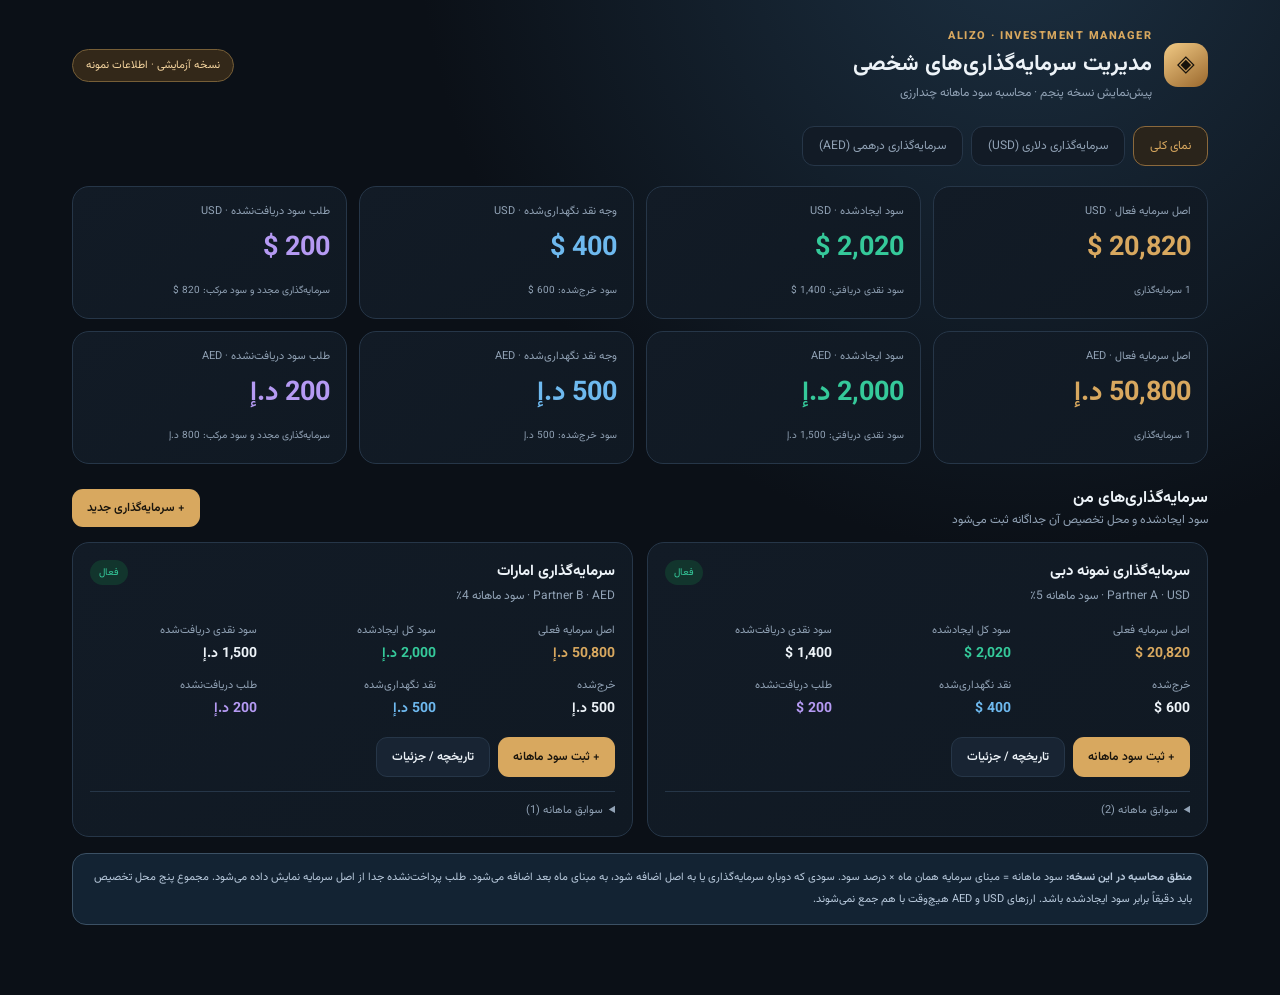
<file: beta5-preview.html>
<!doctype html>
<html lang="fa" dir="rtl">
<head>
<meta charset="utf-8"><meta name="viewport" content="width=device-width,initial-scale=1">
<title>Alizo | Beta 5 Preview</title>
<link href="https://fonts.googleapis.com/css2?family=Vazirmatn:wght@300;400;500;600;700;800&display=swap" rel="stylesheet">
<style>
:root{color-scheme:dark;--bg:#0b1017;--panel:#121b26;--panel2:#182433;--line:#263648;--text:#edf3f8;--muted:#91a2b5;--gold:#d8a85f;--green:#35c99a;--blue:#6eb9ef;--red:#f07883;--purple:#b59af3}
*{box-sizing:border-box}body{margin:0;background:radial-gradient(ellipse at 80% -10%,#1c3042 0,transparent 42%),var(--bg);color:var(--text);font-family:Vazirmatn,sans-serif}.wrap{max-width:1180px;margin:auto;padding:28px 22px 70px}.top{display:flex;justify-content:space-between;align-items:center;gap:16px;margin-bottom:24px}.brand{display:flex;align-items:center;gap:12px}.logo{width:44px;height:44px;border-radius:14px;background:linear-gradient(145deg,#f1ca85,#9a682d);display:grid;place-items:center;color:#16120c;font-size:23px}.eyebrow{color:var(--gold);font-size:11px;letter-spacing:1.5px;font-weight:800}.top h1{font-size:22px;margin:2px 0}.sub{color:var(--muted);font-size:12px}.demo{border:1px solid #765e37;background:#332819;color:#f4d49e;border-radius:999px;padding:7px 13px;font-size:11px}
.tabs{display:flex;gap:8px;overflow:auto;margin:20px 0}.tab{white-space:nowrap;border:1px solid var(--line);background:var(--panel);color:var(--muted);border-radius:12px;padding:10px 16px;font:inherit;font-size:12px;cursor:pointer}.tab.active{color:var(--gold);border-color:#8b693c;background:#2a241b}
.kpis{display:grid;grid-template-columns:repeat(4,1fr);gap:12px;margin-bottom:16px}.kpi,.panel,.inv{background:linear-gradient(145deg,var(--panel),#101923);border:1px solid var(--line);border-radius:17px}.kpi{padding:16px;min-width:0}.kpi span,.metric small{display:block;color:var(--muted);font-size:11px}.kpi strong{display:block;font-size:clamp(19px,2.5vw,27px);margin:7px 0;font-variant-numeric:tabular-nums;overflow-wrap:anywhere}.kpi small{color:var(--muted);font-size:10px}.green{color:var(--green)}.blue{color:var(--blue)}.gold{color:var(--gold)}.purple{color:var(--purple)}
.toolbar{display:flex;align-items:center;justify-content:space-between;gap:12px;margin:22px 0 13px}.toolbar h2{font-size:16px;margin:0}.btn{border:0;border-radius:11px;padding:10px 15px;font:600 12px Vazirmatn;cursor:pointer}.primary{background:var(--gold);color:#1a150d}.secondary{background:var(--panel2);border:1px solid var(--line);color:var(--text)}.cards{display:grid;grid-template-columns:repeat(2,minmax(0,1fr));gap:14px}.inv{padding:17px;min-width:0}.invhead{display:flex;justify-content:space-between;gap:10px}.inv h3{font-size:15px;margin:0 0 4px}.pill{font-size:10px;color:var(--green);background:#12352d;border-radius:99px;padding:5px 9px;height:max-content}.metrics{display:grid;grid-template-columns:repeat(3,1fr);gap:12px;margin:17px 0}.metric b{display:block;font-size:14px;margin-top:4px;font-variant-numeric:tabular-nums}.actions{display:flex;gap:8px;flex-wrap:wrap}.history{margin-top:14px;border-top:1px solid var(--line);padding-top:10px}.history summary{font-size:11px;color:var(--muted);cursor:pointer}.tablewrap{overflow:auto;margin-top:8px}table{width:100%;border-collapse:collapse;white-space:nowrap;font-size:11px}td,th{padding:9px;text-align:right;border-bottom:1px solid var(--line)}th{color:var(--muted);font-weight:500}
.note{border:1px solid #3b5064;background:#132333;border-radius:14px;padding:13px 15px;color:#b9cadd;font-size:11px;line-height:2;margin-top:16px}.empty{padding:28px;text-align:center;color:var(--muted);border:1px dashed var(--line);border-radius:15px;grid-column:1/-1}
.overlay{display:none;position:fixed;inset:0;background:#000a;z-index:5;align-items:center;justify-content:center;padding:18px}.overlay.show{display:flex}.modal{width:min(620px,100%);max-height:90vh;overflow:auto;background:#121b26;border:1px solid var(--line);border-radius:20px;padding:20px}.modal h2{font-size:17px;margin:0 0 16px}.formgrid{display:grid;grid-template-columns:1fr 1fr;gap:12px}.field{display:grid;gap:5px;margin-bottom:11px}.field label{font-size:11px;color:var(--muted)}input,select,textarea{width:100%;background:#0c141d;border:1px solid #304154;border-radius:9px;padding:10px;color:var(--text);font:12px Vazirmatn;min-width:0}input:focus,select:focus{outline:1px solid var(--gold)}.help{font-size:10px;color:var(--muted);line-height:1.8}.alloc{display:grid;grid-template-columns:repeat(2,1fr);gap:10px}.alloc-total{display:flex;justify-content:space-between;padding:10px;background:var(--panel2);border-radius:10px;font-size:11px;margin:10px 0}.error{color:var(--red);font-size:11px;min-height:20px}.modalfoot{display:flex;justify-content:flex-end;gap:8px;margin-top:14px}
@media(max-width:760px){.wrap{padding:18px 13px 45px}.top{align-items:flex-start}.top h1{font-size:18px}.kpis{grid-template-columns:repeat(2,1fr);gap:8px}.kpi{padding:12px}.cards{grid-template-columns:1fr}.metrics{grid-template-columns:repeat(2,1fr)}.formgrid,.alloc{grid-template-columns:1fr}.toolbar{align-items:flex-start;flex-direction:column}.toolbar .btn{width:100%}.demo{font-size:9px}}
</style></head>
<body><main class="wrap">
<header class="top"><div class="brand"><div class="logo">◈</div><div><div class="eyebrow">ALIZO · INVESTMENT MANAGER</div><h1>مدیریت سرمایه‌گذاری‌های شخصی</h1><div class="sub">پیش‌نمایش نسخه پنجم · محاسبه سود ماهانه چندارزی</div></div></div><span class="demo">نسخه آزمایشی · اطلاعات نمونه</span></header>
<nav class="tabs"><button class="tab active" data-view="all">نمای کلی</button><button class="tab" data-view="USD">سرمایه‌گذاری دلاری (USD)</button><button class="tab" data-view="AED">سرمایه‌گذاری درهمی (AED)</button></nav>
<section class="kpis" id="kpis"></section>
<div class="toolbar"><div><h2 id="listTitle">سرمایه‌گذاری‌های من</h2><div class="sub">سود ایجادشده و محل تخصیص آن جداگانه ثبت می‌شود</div></div><button class="btn primary" id="addBtn">+ سرمایه‌گذاری جدید</button></div>
<section class="cards" id="cards"></section>
<div class="note"><b>منطق محاسبه در این نسخه:</b> سود ماهانه = مبنای سرمایه همان ماه × درصد سود. سودی که دوباره سرمایه‌گذاری یا به اصل اضافه شود، به مبنای ماه بعد اضافه می‌شود. طلب پرداخت‌نشده جدا از اصل سرمایه نمایش داده می‌شود. مجموع پنج محل تخصیص باید دقیقاً برابر سود ایجادشده باشد. ارزهای USD و AED هیچ‌وقت با هم جمع نمی‌شوند.</div>
</main>
<div class="overlay" id="investmentModal"><div class="modal"><h2>ثبت سرمایه‌گذاری جدید</h2><div class="formgrid">
<div class="field"><label>نام سرمایه‌گذاری</label><input id="iName" placeholder="مثلاً پروژه دبی"></div><div class="field"><label>طرف حساب</label><input id="iParty" placeholder="نام شخص یا شرکت"></div>
<div class="field"><label>واحد پول</label><select id="iCurrency"><option value="USD">دلار آمریکا (USD)</option><option value="AED">درهم امارات (AED)</option></select></div><div class="field"><label>مبلغ اولیه سرمایه</label><input id="iPrincipal" type="number" min="0" step=".01" placeholder="20000"></div>
<div class="field"><label>تاریخ شروع</label><input id="iStart" type="date"></div><div class="field"><label>درصد سود ماهانه</label><input id="iRate" type="number" min="0" step=".01" placeholder="5"></div></div>
<div class="field"><label>توضیحات</label><textarea id="iNotes" rows="2"></textarea></div><div class="modalfoot"><button class="btn secondary" data-close="investmentModal">انصراف</button><button class="btn primary" id="saveInvestment">ذخیره سرمایه‌گذاری</button></div></div></div>
<div class="overlay" id="monthModal"><div class="modal"><h2 id="monthTitle">ثبت عملکرد ماهانه</h2>
<div class="formgrid"><div class="field"><label>ماه عملکرد</label><input id="mMonth" type="month"></div><div class="field"><label>درصد سود این ماه (قابل تغییر)</label><input id="mRate" type="number" min="0" step=".01"></div></div>
<div class="formgrid"><div class="field"><label>مبنای سرمایه در شروع ماه</label><input id="mBasis" disabled></div><div class="field"><label>سود ایجادشده (محاسبه خودکار، قابل اصلاح)</label><input id="mProfit" type="number" min="0" step=".01"></div></div>
<div class="help">با تغییر درصد، سود به‌صورت خودکار محاسبه می‌شود. اگر مبلغ واقعی سود متفاوت است، می‌توانی آن را دستی اصلاح کنی.</div>
<h3 style="font-size:13px;margin:16px 0 8px">تخصیص سود ایجادشده</h3><div class="alloc">
<div class="field"><label>دریافت نقدی و خرج‌شده</label><input id="aSpent" type="number" min="0" step=".01" value="0"></div>
<div class="field"><label>دریافت نقدی و نگهداری‌شده</label><input id="aHeld" type="number" min="0" step=".01" value="0"></div>
<div class="field"><label>دریافت نقدی و سرمایه‌گذاری مجدد</label><input id="aReinvest" type="number" min="0" step=".01" value="0"></div>
<div class="field"><label>دریافت‌نشده ولی اضافه‌شده به اصل</label><input id="aCapitalized" type="number" min="0" step=".01" value="0"></div>
<div class="field"><label>دریافت‌نشده و باقی‌مانده به‌عنوان طلب</label><input id="aReceivable" type="number" min="0" step=".01" value="0"></div>
</div><div class="alloc-total"><span>جمع تخصیص‌ها</span><b id="allocSum">0</b></div><div class="error" id="mError"></div>
<div class="field"><label>اصل سرمایه برگشتی در این ماه</label><input id="mReturned" type="number" min="0" step=".01" value="0"></div><div class="field"><label>یادداشت</label><textarea id="mNotes" rows="2"></textarea></div>
<div class="modalfoot"><button class="btn secondary" data-close="monthModal">انصراف</button><button class="btn primary" id="saveMonth">ثبت عملکرد ماه</button></div></div></div>
<script>
const state={items:[
{id:'demo1',name:'سرمایه‌گذاری نمونه دبی',party:'Partner A',currency:'USD',principal:20000,rate:5,start:'2026-09-01',notes:'مثال نمایشی: ۲۰ هزار دلار با سود ماهانه ۵٪',entries:[
{month:'2026-09',rate:5,profit:1000,spent:300,held:200,reinvest:200,capitalized:200,receivable:100,returned:0},
{month:'2026-10',rate:5,profit:1020,spent:300,held:200,reinvest:200,capitalized:220,receivable:100,returned:0}]},
{id:'demo2',name:'سرمایه‌گذاری امارات',party:'Partner B',currency:'AED',principal:50000,rate:4,start:'2026-10-01',notes:'مثال نمایشی درهم',entries:[{month:'2026-10',rate:4,profit:2000,spent:500,held:500,reinvest:500,capitalized:300,receivable:200,returned:0}]}
],filter:'all',active:null};
const $=id=>document.getElementById(id),fmt=(v,c)=>new Intl.NumberFormat('en-US',{maximumFractionDigits:2}).format(Number(v||0))+(c==='USD'?' $':' د.إ');
const sum=(a,k)=>a.reduce((s,x)=>s+Number(x[k]||0),0);
function basis(i,beforeMonth){const es=i.entries.filter(e=>!beforeMonth||e.month<beforeMonth);return Math.max(0,Number(i.principal)-sum(es,'returned')+sum(es,'reinvest')+sum(es,'capitalized'))}
function metrics(i){const earned=sum(i.entries,'profit'),spent=sum(i.entries,'spent'),held=sum(i.entries,'held'),reinvest=sum(i.entries,'reinvest'),cap=sum(i.entries,'capitalized'),receivable=sum(i.entries,'receivable');return {basis:basis(i),earned,spent,held,reinvest,cap,receivable,received:spent+held+reinvest}}
function render(){const items=state.items.filter(i=>state.filter==='all'||i.currency===state.filter),curr=['USD','AED'];$('listTitle').textContent=state.filter==='all'?'سرمایه‌گذاری‌های من':state.filter==='USD'?'سرمایه‌گذاری‌های دلاری':'سرمایه‌گذاری‌های درهمی';
$('kpis').innerHTML=curr.filter(c=>state.filter==='all'||state.filter===c).map(c=>{const a=state.items.filter(i=>i.currency===c),m=a.map(metrics);return '<article class="kpi"><span>اصل سرمایه فعال · '+c+'</span><strong class="gold">'+fmt(sum(m,'basis'),c)+'</strong><small>'+a.length+' سرمایه‌گذاری</small></article><article class="kpi"><span>سود ایجادشده · '+c+'</span><strong class="green">'+fmt(sum(m,'earned'),c)+'</strong><small>سود نقدی دریافتی: '+fmt(sum(m,'received'),c)+'</small></article><article class="kpi"><span>وجه نقد نگهداری‌شده · '+c+'</span><strong class="blue">'+fmt(sum(m,'held'),c)+'</strong><small>سود خرج‌شده: '+fmt(sum(m,'spent'),c)+'</small></article><article class="kpi"><span>طلب سود دریافت‌نشده · '+c+'</span><strong class="purple">'+fmt(sum(m,'receivable'),c)+'</strong><small>سرمایه‌گذاری مجدد و سود مرکب: '+fmt(sum(m,'reinvest')+sum(m,'cap'),c)+'</small></article>'}).join('');
$('cards').innerHTML=items.length?items.map(i=>{const m=metrics(i),entries=[...i.entries].sort((a,b)=>b.month.localeCompare(a.month));return '<article class="inv"><div class="invhead"><div><h3>'+esc(i.name)+'</h3><div class="sub">'+esc(i.party||'طرف حساب ثبت نشده')+' · '+i.currency+' · سود ماهانه '+i.rate+'٪</div></div><span class="pill">فعال</span></div><div class="metrics"><div class="metric"><small>اصل سرمایه فعلی</small><b class="gold">'+fmt(m.basis,i.currency)+'</b></div><div class="metric"><small>سود کل ایجادشده</small><b class="green">'+fmt(m.earned,i.currency)+'</b></div><div class="metric"><small>سود نقدی دریافت‌شده</small><b>'+fmt(m.received,i.currency)+'</b></div><div class="metric"><small>خرج‌شده</small><b>'+fmt(m.spent,i.currency)+'</b></div><div class="metric"><small>نقد نگهداری‌شده</small><b class="blue">'+fmt(m.held,i.currency)+'</b></div><div class="metric"><small>طلب دریافت‌نشده</small><b class="purple">'+fmt(m.receivable,i.currency)+'</b></div></div><div class="actions"><button class="btn primary" onclick="openMonth(\''+i.id+'\')">+ ثبت سود ماهانه</button><button class="btn secondary" onclick="showHistory(\''+i.id+'\')">تاریخچه / جزئیات</button></div><details class="history" '+(i.show?'open':'')+'><summary>سوابق ماهانه ('+entries.length+')</summary><div class="tablewrap"><table><thead><tr><th>ماه</th><th>درصد</th><th>سود ایجادشده</th><th>نقدی دریافتی</th><th>سرمایه‌ای‌شده</th><th>طلب باز</th></tr></thead><tbody>'+entries.map(e=>'<tr><td>'+e.month+'</td><td>'+e.rate+'٪</td><td>'+fmt(e.profit,i.currency)+'</td><td>'+fmt(e.spent+e.held+e.reinvest,i.currency)+'</td><td>'+fmt(e.reinvest+e.capitalized,i.currency)+'</td><td>'+fmt(e.receivable,i.currency)+'</td></tr>').join('')+'</tbody></table></div></details></article>'}).join(''):'<div class="empty">در این واحد پول هنوز سرمایه‌گذاری ثبت نشده است.</div>'}
function esc(s){return String(s||'').replace(/[&<>"']/g,c=>({'&':'&amp;','<':'&lt;','>':'&gt;','"':'&quot;',"'":'&#39;'}[c]))}
document.querySelectorAll('.tab').forEach(b=>b.onclick=()=>{state.filter=b.dataset.view;document.querySelectorAll('.tab').forEach(x=>x.classList.toggle('active',x===b));render()});
$('addBtn').onclick=()=>{$('investmentModal').classList.add('show');$('iStart').value=new Date().toISOString().slice(0,10)};
document.querySelectorAll('[data-close]').forEach(b=>b.onclick=()=>$ (b.dataset.close).classList.remove('show'));
$('saveInvestment').onclick=()=>{const i={id:'i'+Date.now(),name:$('iName').value.trim(),party:$('iParty').value.trim(),currency:$('iCurrency').value,principal:Number($('iPrincipal').value),rate:Number($('iRate').value),start:$('iStart').value,notes:$('iNotes').value,entries:[]};if(!i.name||i.principal<=0||!i.start){alert('نام، مبلغ و تاریخ شروع را وارد کن');return}state.items.unshift(i);$('investmentModal').classList.remove('show');render()};
function openMonth(id){const i=state.items.find(x=>x.id===id);state.active=id;$('monthTitle').textContent='ثبت عملکرد ماهانه · '+i.name;$('mMonth').value=new Date().toISOString().slice(0,7);$('mRate').value=i.rate;$('mBasis').value=fmt(basis(i,$('mMonth').value),i.currency);$('mProfit').value=(basis(i,$('mMonth').value)*i.rate/100).toFixed(2);['aSpent','aHeld','aReinvest','aCapitalized','aReceivable','mReturned'].forEach(k=>$(k).value=0);$('mNotes').value='';$('mError').textContent='';$('monthModal').classList.add('show');calcAlloc()}
function calcAlloc(){const total=['aSpent','aHeld','aReinvest','aCapitalized','aReceivable'].reduce((s,k)=>s+Number($(k).value||0),0);$('allocSum').textContent=fmt(total,state.items.find(i=>i.id===state.active)?.currency);return total}
['aSpent','aHeld','aReinvest','aCapitalized','aReceivable'].forEach(k=>$(k).addEventListener('input',calcAlloc));
$('mRate').addEventListener('input',()=>{const i=state.items.find(x=>x.id===state.active);if(i)$('mProfit').value=(basis(i,$('mMonth').value)*Number($('mRate').value||0)/100).toFixed(2)});
$('mMonth').addEventListener('change',()=>{const i=state.items.find(x=>x.id===state.active);if(i){$('mBasis').value=fmt(basis(i,$('mMonth').value),i.currency);$('mProfit').value=(basis(i,$('mMonth').value)*Number($('mRate').value||0)/100).toFixed(2)}});
$('saveMonth').onclick=()=>{const i=state.items.find(x=>x.id===state.active),month=$('mMonth').value,profit=Number($('mProfit').value),keys=['aSpent','aHeld','aReinvest','aCapitalized','aReceivable'],vals=keys.map(k=>Number($(k).value||0)),total=vals.reduce((a,b)=>a+b,0),returned=Number($('mReturned').value||0);if(!month||profit<0||vals.some(v=>v<0)||returned<0){$('mError').textContent='مقادیر واردشده معتبر نیست.';return}if(Math.abs(total-profit)>0.005){$('mError').textContent='جمع تخصیص‌ها باید دقیقاً با سود ایجادشده برابر باشد.';return}const e={month,rate:Number($('mRate').value),profit,spent:vals[0],held:vals[1],reinvest:vals[2],capitalized:vals[3],receivable:vals[4],returned,notes:$('mNotes').value};const idx=i.entries.findIndex(x=>x.month===month);if(idx>=0)i.entries[idx]=e;else i.entries.push(e);$('monthModal').classList.remove('show');render()};
function showHistory(id){const i=state.items.find(x=>x.id===id);i.show=!i.show;render()}
render();
</script></body></html>
</file>
